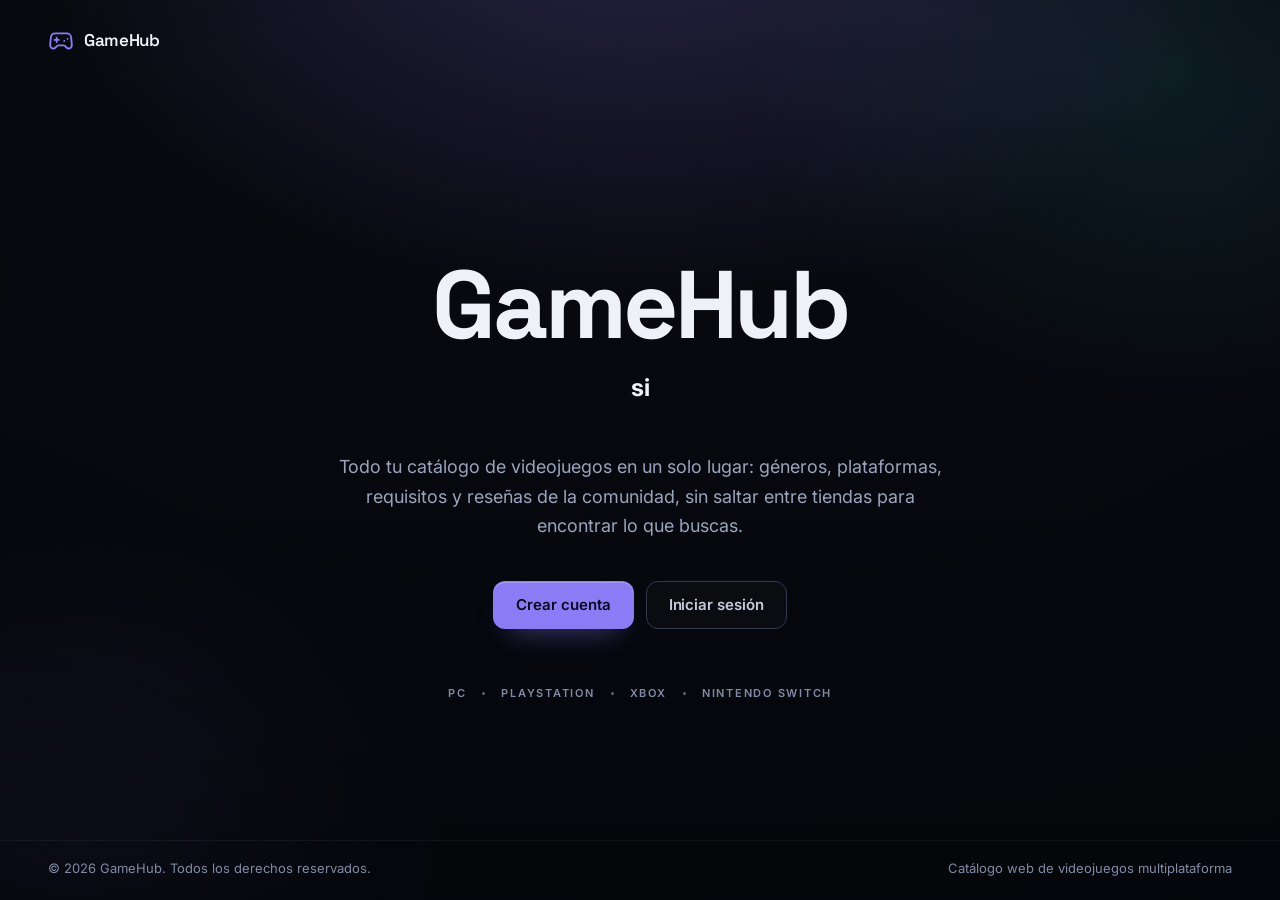
<file: index.html>
<!DOCTYPE html>
<html lang="es">

<head>
  <meta charset="UTF-8">
  <meta name="viewport" content="width=device-width, initial-scale=1">
  <title>GameHub — Catálogo de videojuegos digitales</title>
  <meta name="description" content="GameHub reúne en un solo catálogo la información de tus videojuegos: géneros, plataformas, requisitos y reseñas.">
  <meta name="theme-color" content="#080a10">
  <link rel="icon" href="data:image/svg+xml,%3Csvg xmlns='http://www.w3.org/2000/svg' viewBox='0 0 32 32'%3E%3Crect width='32' height='32' rx='9' fill='%238b7cf6'/%3E%3Cpath d='M10.5 11.5h11a4 4 0 0 1 3.9 3.1l.7 4.1a2.3 2.3 0 0 1-4.1 1.9l-1.2-1.6h-8.6l-1.2 1.6a2.3 2.3 0 0 1-4.1-1.9l.7-4.1a4 4 0 0 1 3.9-3.1Z' fill='none' stroke='%230d0a1e' stroke-width='1.7' stroke-linejoin='round'/%3E%3C/svg%3E">
  <link rel="preconnect" href="https://fonts.googleapis.com">
  <link rel="preconnect" href="https://fonts.gstatic.com" crossorigin>
  <link href="https://fonts.googleapis.com/css2?family=Inter:wght@400;500;600&family=Space+Grotesk:wght@500;600;700&display=swap" rel="stylesheet">
  <link rel="stylesheet" href="styles.css">
  <script src="script.js" defer></script>
</head>
<body>
  <a class="skip-link" href="#main">Saltar al contenido</a>
  <div class="backdrop" aria-hidden="true"></div>

  <header class="site-header">
    <a class="brand" href="index.html">
      <svg class="brand__mark" viewBox="0 0 24 24" fill="none" stroke="currentColor" stroke-width="1.7" stroke-linecap="round" stroke-linejoin="round" aria-hidden="true" focusable="false">
        <path d="M17.32 5H6.68a4 4 0 0 0-3.98 3.59c-.01.05-.01.1-.02.15C2.6 9.42 2 14.46 2 16a3 3 0 0 0 3 3c1 0 1.5-.5 2-1l1.41-1.41A2 2 0 0 1 9.83 16h4.34a2 2 0 0 1 1.42.59L17 18c.5.5 1 1 2 1a3 3 0 0 0 3-3c0-1.55-.6-6.58-.68-7.26A4 4 0 0 0 17.32 5Z"/>
        <path d="M6 11h4M8 9v4"/>
        <path d="M15 12h.01M18 10h.01"/>
      </svg>
      <span class="brand__name">GameHub</span>
    </a>
  </header>

  <main id="main" class="hero">
    <h1 class="hero__title reveal" style="--delay: 0.04s">GameHub</h1>
    <h2>si</h2>

    <p class="hero__lead reveal" style="--delay: 0.12s">
      Todo tu catálogo de videojuegos en un solo lugar: géneros, plataformas, requisitos y
      reseñas de la comunidad, sin saltar entre tiendas para encontrar lo que buscas.
    </p>

    <div class="hero__actions reveal" style="--delay: 0.2s">
      <a class="btn btn--primary" href="registro.html">Crear cuenta</a>
      <a class="btn btn--ghost" href="login.html">Iniciar sesión</a>
    </div>

    <ul class="platforms reveal" style="--delay: 0.3s" aria-label="Plataformas incluidas en el catálogo">
      <li>PC</li>
      <li>PlayStation</li>
      <li>Xbox</li>
      <li>Nintendo Switch</li>
    </ul>
  </main>

  <footer class="site-footer">
    <p>© 2026 GameHub. Todos los derechos reservados.</p>
    <p>Catálogo web de videojuegos multiplataforma</p>
  </footer>
</body>
</html>
</file>
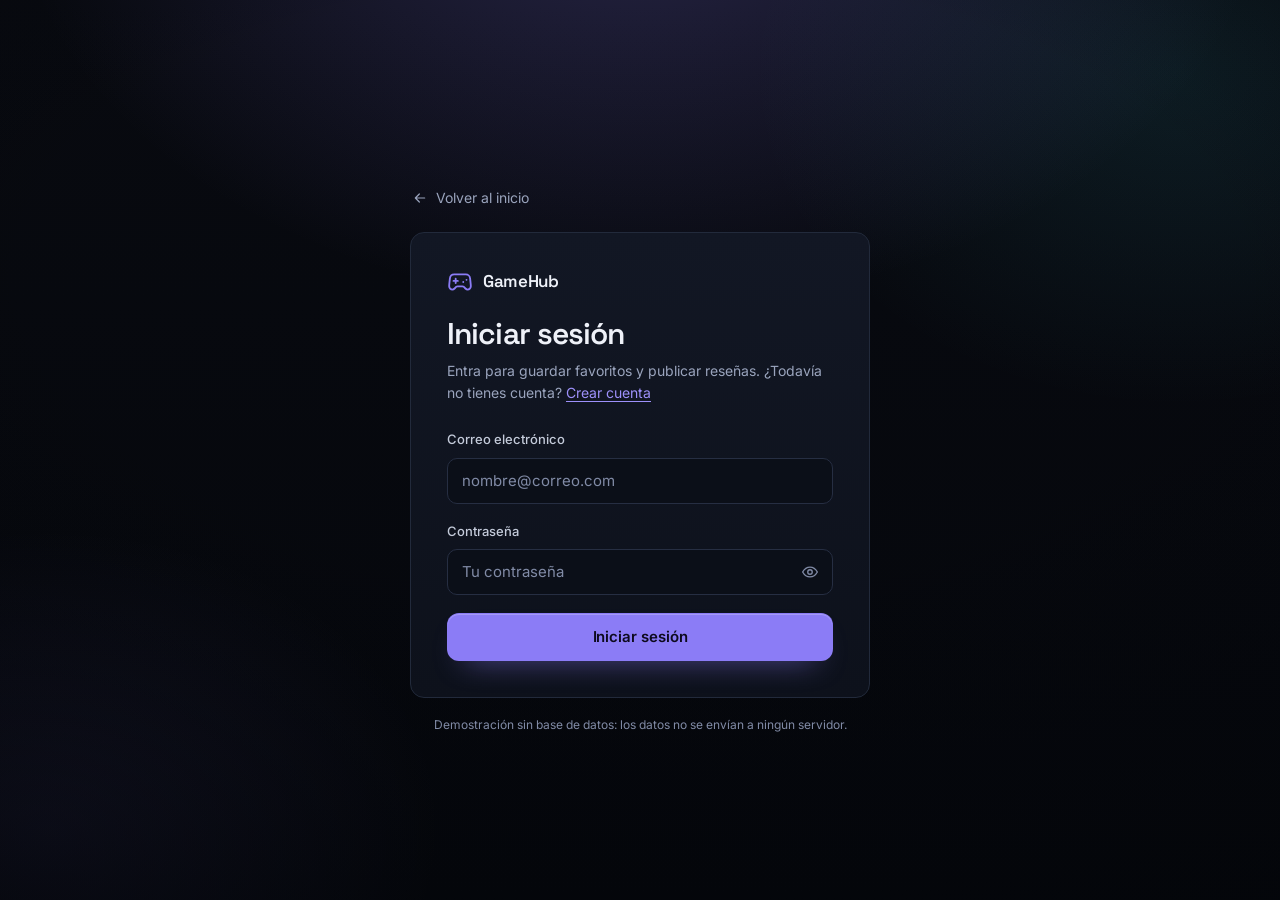
<file: login.html>
<!DOCTYPE html>
<html lang="es">
<head>
  <meta charset="UTF-8">
  <meta name="viewport" content="width=device-width, initial-scale=1">
  <title>Iniciar sesión · GameHub</title>
  <meta name="description" content="Entra a tu cuenta de GameHub para guardar favoritos y escribir reseñas de videojuegos.">
  <meta name="theme-color" content="#080a10">
  <link rel="icon" href="data:image/svg+xml,%3Csvg xmlns='http://www.w3.org/2000/svg' viewBox='0 0 32 32'%3E%3Crect width='32' height='32' rx='9' fill='%238b7cf6'/%3E%3Cpath d='M10.5 11.5h11a4 4 0 0 1 3.9 3.1l.7 4.1a2.3 2.3 0 0 1-4.1 1.9l-1.2-1.6h-8.6l-1.2 1.6a2.3 2.3 0 0 1-4.1-1.9l.7-4.1a4 4 0 0 1 3.9-3.1Z' fill='none' stroke='%230d0a1e' stroke-width='1.7' stroke-linejoin='round'/%3E%3C/svg%3E">
  <link rel="preconnect" href="https://fonts.googleapis.com">
  <link rel="preconnect" href="https://fonts.gstatic.com" crossorigin>
  <link href="https://fonts.googleapis.com/css2?family=Inter:wght@400;500;600&family=Space+Grotesk:wght@500;600;700&display=swap" rel="stylesheet">
  <link rel="stylesheet" href="styles.css">
  <script src="script.js" defer></script>
</head>
<body>
  <a class="skip-link" href="#main">Saltar al contenido</a>
  <div class="backdrop" aria-hidden="true"></div>

  <main id="main" class="auth">
    <div class="auth__shell">
      <a class="auth__back" href="index.html">
        <svg viewBox="0 0 24 24" fill="none" stroke="currentColor" stroke-width="1.8" stroke-linecap="round" stroke-linejoin="round" aria-hidden="true" focusable="false">
          <path d="M19 12H5M11 18l-6-6 6-6"/>
        </svg>
        Volver al inicio
      </a>

      <section class="auth-card reveal" aria-labelledby="titulo-acceso">
        <a class="brand" href="index.html">
          <svg class="brand__mark" viewBox="0 0 24 24" fill="none" stroke="currentColor" stroke-width="1.7" stroke-linecap="round" stroke-linejoin="round" aria-hidden="true" focusable="false">
            <path d="M17.32 5H6.68a4 4 0 0 0-3.98 3.59c-.01.05-.01.1-.02.15C2.6 9.42 2 14.46 2 16a3 3 0 0 0 3 3c1 0 1.5-.5 2-1l1.41-1.41A2 2 0 0 1 9.83 16h4.34a2 2 0 0 1 1.42.59L17 18c.5.5 1 1 2 1a3 3 0 0 0 3-3c0-1.55-.6-6.58-.68-7.26A4 4 0 0 0 17.32 5Z"/>
            <path d="M6 11h4M8 9v4"/>
            <path d="M15 12h.01M18 10h.01"/>
          </svg>
          <span class="brand__name">GameHub</span>
        </a>

        <h1 id="titulo-acceso">Iniciar sesión</h1>
        <p class="auth-card__sub">
          Entra para guardar favoritos y publicar reseñas.
          ¿Todavía no tienes cuenta? <a href="registro.html">Crear cuenta</a>
        </p>

        <form class="form" data-auth-form data-form="login" novalidate>
          <div class="field">
            <label for="login-email">Correo electrónico</label>
            <div class="control">
              <input
                id="login-email"
                name="email"
                type="email"
                inputmode="email"
                autocomplete="email"
                spellcheck="false"
                placeholder="nombre@correo.com"
                data-validate="email"
                aria-describedby="login-email-error"
                required>
            </div>
            <p class="field__error" id="login-email-error"></p>
          </div>

          <div class="field">
            <label for="login-password">Contraseña</label>
            <div class="control control--password">
              <input
                id="login-password"
                name="password"
                type="password"
                autocomplete="current-password"
                placeholder="Tu contraseña"
                data-validate="password"
                aria-describedby="login-password-error"
                required>
              <button
                class="password-toggle"
                type="button"
                data-password-toggle="login-password"
                aria-pressed="false"
                aria-label="Mostrar contraseña">
                <svg class="icon-show" viewBox="0 0 24 24" fill="none" stroke="currentColor" stroke-width="1.8" stroke-linecap="round" stroke-linejoin="round" aria-hidden="true" focusable="false">
                  <path d="M2.2 12S5.8 5.5 12 5.5 21.8 12 21.8 12 18.2 18.5 12 18.5 2.2 12 2.2 12Z"/>
                  <circle cx="12" cy="12" r="3"/>
                </svg>
                <svg class="icon-hide" viewBox="0 0 24 24" fill="none" stroke="currentColor" stroke-width="1.8" stroke-linecap="round" stroke-linejoin="round" aria-hidden="true" focusable="false">
                  <path d="M10.6 6.1A9.7 9.7 0 0 1 12 6c6.2 0 9.8 6 9.8 6a17 17 0 0 1-2.8 3.5"/>
                  <path d="M6.4 7.9A16.8 16.8 0 0 0 2.2 12S5.8 18 12 18a9.6 9.6 0 0 0 3.5-.65"/>
                  <path d="m4 4 16 16"/>
                  <path d="M9.9 9.9a3 3 0 0 0 4.2 4.2"/>
                </svg>
              </button>
            </div>
            <p class="field__error" id="login-password-error"></p>
          </div>

          <button class="btn btn--primary btn--block" type="submit">Iniciar sesión</button>
          <p class="form__status" role="status" aria-live="polite"></p>
        </form>
      </section>

      <p class="auth__note">Demostración sin base de datos: los datos no se envían a ningún servidor.</p>
    </div>
  </main>
</body>
</html>
</file>
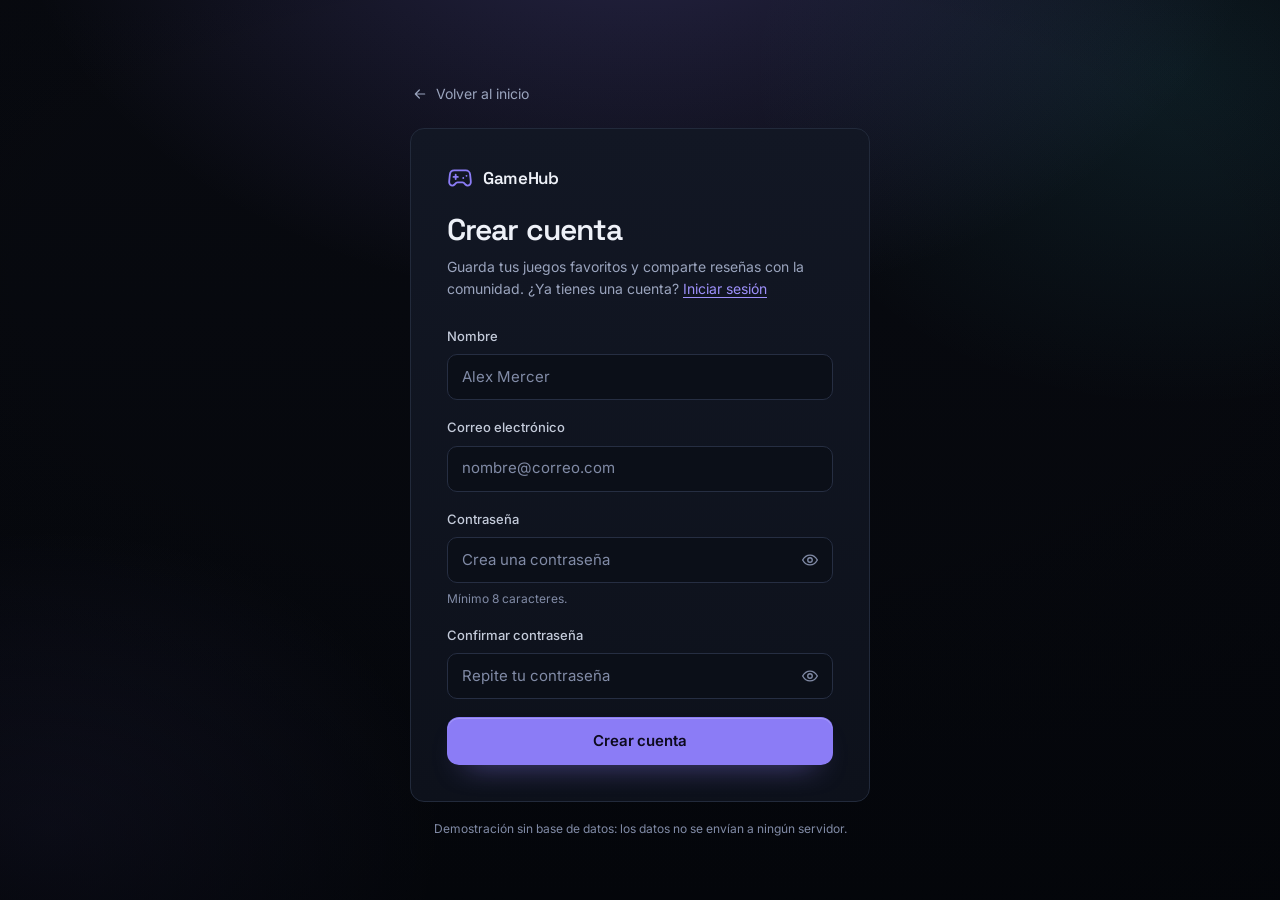
<file: registro.html>
<!DOCTYPE html>
<html lang="es">
<head>
  <meta charset="UTF-8">
  <meta name="viewport" content="width=device-width, initial-scale=1">
  <title>Crear cuenta · GameHub</title>
  <meta name="description" content="Crea tu cuenta de GameHub para guardar favoritos y escribir reseñas de videojuegos.">
  <meta name="theme-color" content="#080a10">
  <link rel="icon" href="data:image/svg+xml,%3Csvg xmlns='http://www.w3.org/2000/svg' viewBox='0 0 32 32'%3E%3Crect width='32' height='32' rx='9' fill='%238b7cf6'/%3E%3Cpath d='M10.5 11.5h11a4 4 0 0 1 3.9 3.1l.7 4.1a2.3 2.3 0 0 1-4.1 1.9l-1.2-1.6h-8.6l-1.2 1.6a2.3 2.3 0 0 1-4.1-1.9l.7-4.1a4 4 0 0 1 3.9-3.1Z' fill='none' stroke='%230d0a1e' stroke-width='1.7' stroke-linejoin='round'/%3E%3C/svg%3E">
  <link rel="preconnect" href="https://fonts.googleapis.com">
  <link rel="preconnect" href="https://fonts.gstatic.com" crossorigin>
  <link href="https://fonts.googleapis.com/css2?family=Inter:wght@400;500;600&family=Space+Grotesk:wght@500;600;700&display=swap" rel="stylesheet">
  <link rel="stylesheet" href="styles.css">
  <script src="script.js" defer></script>
</head>
<body>
  <a class="skip-link" href="#main">Saltar al contenido</a>
  <div class="backdrop" aria-hidden="true"></div>

  <main id="main" class="auth">
    <div class="auth__shell">
      <a class="auth__back" href="index.html">
        <svg viewBox="0 0 24 24" fill="none" stroke="currentColor" stroke-width="1.8" stroke-linecap="round" stroke-linejoin="round" aria-hidden="true" focusable="false">
          <path d="M19 12H5M11 18l-6-6 6-6"/>
        </svg>
        Volver al inicio
      </a>

      <section class="auth-card reveal" aria-labelledby="titulo-registro">
        <a class="brand" href="index.html">
          <svg class="brand__mark" viewBox="0 0 24 24" fill="none" stroke="currentColor" stroke-width="1.7" stroke-linecap="round" stroke-linejoin="round" aria-hidden="true" focusable="false">
            <path d="M17.32 5H6.68a4 4 0 0 0-3.98 3.59c-.01.05-.01.1-.02.15C2.6 9.42 2 14.46 2 16a3 3 0 0 0 3 3c1 0 1.5-.5 2-1l1.41-1.41A2 2 0 0 1 9.83 16h4.34a2 2 0 0 1 1.42.59L17 18c.5.5 1 1 2 1a3 3 0 0 0 3-3c0-1.55-.6-6.58-.68-7.26A4 4 0 0 0 17.32 5Z"/>
            <path d="M6 11h4M8 9v4"/>
            <path d="M15 12h.01M18 10h.01"/>
          </svg>
          <span class="brand__name">GameHub</span>
        </a>

        <h1 id="titulo-registro">Crear cuenta</h1>
        <p class="auth-card__sub">
          Guarda tus juegos favoritos y comparte reseñas con la comunidad.
          ¿Ya tienes una cuenta? <a href="login.html">Iniciar sesión</a>
        </p>

        <form class="form" data-auth-form data-form="registro" novalidate>
          <div class="field">
            <label for="registro-nombre">Nombre</label>
            <div class="control">
              <input
                id="registro-nombre"
                name="nombre"
                type="text"
                autocomplete="name"
                placeholder="Alex Mercer"
                data-validate="name"
                aria-describedby="registro-nombre-error"
                required>
            </div>
            <p class="field__error" id="registro-nombre-error"></p>
          </div>

          <div class="field">
            <label for="registro-email">Correo electrónico</label>
            <div class="control">
              <input
                id="registro-email"
                name="email"
                type="email"
                inputmode="email"
                autocomplete="email"
                spellcheck="false"
                placeholder="nombre@correo.com"
                data-validate="email"
                aria-describedby="registro-email-error"
                required>
            </div>
            <p class="field__error" id="registro-email-error"></p>
          </div>

          <div class="field">
            <label for="registro-password">Contraseña</label>
            <div class="control control--password">
              <input
                id="registro-password"
                name="password"
                type="password"
                autocomplete="new-password"
                placeholder="Crea una contraseña"
                minlength="8"
                data-validate="password"
                aria-describedby="registro-password-hint registro-password-error"
                required>
              <button
                class="password-toggle"
                type="button"
                data-password-toggle="registro-password"
                aria-pressed="false"
                aria-label="Mostrar contraseña">
                <svg class="icon-show" viewBox="0 0 24 24" fill="none" stroke="currentColor" stroke-width="1.8" stroke-linecap="round" stroke-linejoin="round" aria-hidden="true" focusable="false">
                  <path d="M2.2 12S5.8 5.5 12 5.5 21.8 12 21.8 12 18.2 18.5 12 18.5 2.2 12 2.2 12Z"/>
                  <circle cx="12" cy="12" r="3"/>
                </svg>
                <svg class="icon-hide" viewBox="0 0 24 24" fill="none" stroke="currentColor" stroke-width="1.8" stroke-linecap="round" stroke-linejoin="round" aria-hidden="true" focusable="false">
                  <path d="M10.6 6.1A9.7 9.7 0 0 1 12 6c6.2 0 9.8 6 9.8 6a17 17 0 0 1-2.8 3.5"/>
                  <path d="M6.4 7.9A16.8 16.8 0 0 0 2.2 12S5.8 18 12 18a9.6 9.6 0 0 0 3.5-.65"/>
                  <path d="m4 4 16 16"/>
                  <path d="M9.9 9.9a3 3 0 0 0 4.2 4.2"/>
                </svg>
              </button>
            </div>
            <p class="field__hint" id="registro-password-hint">Mínimo 8 caracteres.</p>
            <p class="field__error" id="registro-password-error"></p>
          </div>

          <div class="field">
            <label for="registro-confirmar">Confirmar contraseña</label>
            <div class="control control--password">
              <input
                id="registro-confirmar"
                name="confirmar"
                type="password"
                autocomplete="new-password"
                placeholder="Repite tu contraseña"
                data-validate="confirm"
                aria-describedby="registro-confirmar-error"
                required>
              <button
                class="password-toggle"
                type="button"
                data-password-toggle="registro-confirmar"
                aria-pressed="false"
                aria-label="Mostrar contraseña">
                <svg class="icon-show" viewBox="0 0 24 24" fill="none" stroke="currentColor" stroke-width="1.8" stroke-linecap="round" stroke-linejoin="round" aria-hidden="true" focusable="false">
                  <path d="M2.2 12S5.8 5.5 12 5.5 21.8 12 21.8 12 18.2 18.5 12 18.5 2.2 12 2.2 12Z"/>
                  <circle cx="12" cy="12" r="3"/>
                </svg>
                <svg class="icon-hide" viewBox="0 0 24 24" fill="none" stroke="currentColor" stroke-width="1.8" stroke-linecap="round" stroke-linejoin="round" aria-hidden="true" focusable="false">
                  <path d="M10.6 6.1A9.7 9.7 0 0 1 12 6c6.2 0 9.8 6 9.8 6a17 17 0 0 1-2.8 3.5"/>
                  <path d="M6.4 7.9A16.8 16.8 0 0 0 2.2 12S5.8 18 12 18a9.6 9.6 0 0 0 3.5-.65"/>
                  <path d="m4 4 16 16"/>
                  <path d="M9.9 9.9a3 3 0 0 0 4.2 4.2"/>
                </svg>
              </button>
            </div>
            <p class="field__error" id="registro-confirmar-error"></p>
          </div>

          <button class="btn btn--primary btn--block" type="submit">Crear cuenta</button>
          <p class="form__status" role="status" aria-live="polite"></p>
        </form>
      </section>

      <p class="auth__note">Demostración sin base de datos: los datos no se envían a ningún servidor.</p>
    </div>
  </main>
</body>
</html>
</file>
<file: styles.css>
/* ==========================================================================
   GameHub — hoja de estilos compartida
   Paleta y superficies tomadas del diseño de referencia (oscuro + violeta).
   ========================================================================== */

:root {
  --bg: #080a10;
  --bg-deep: #05070c;
  --surface: #11151f;
  --surface-2: #0b0f18;
  --line: #222a3b;
  --line-strong: #313a50;
  --text: #eef1f8;
  --text-soft: #c4cbda;
  --muted: #9aa4bd;
  --muted-dim: #818ba6;
  --accent: #8b7cf6;
  --accent-hover: #9d90fa;
  --accent-ink: #0d0a1e;
  --danger: #ff98a4;
  --radius: 14px;
  --ease: cubic-bezier(0.16, 1, 0.3, 1);
  --font-sans: "Inter", system-ui, -apple-system, "Segoe UI", Roboto, sans-serif;
  --font-display: "Space Grotesk", "Inter", system-ui, sans-serif;
}

*,
*::before,
*::after {
  box-sizing: border-box;
}

html {
  color-scheme: dark;
  -webkit-text-size-adjust: 100%;
}

body {
  margin: 0;
  min-height: 100dvh;
  display: flex;
  flex-direction: column;
  background: var(--bg);
  color: var(--text);
  font-family: var(--font-sans);
  font-size: 16px;
  line-height: 1.5;
  -webkit-font-smoothing: antialiased;
  text-rendering: optimizeLegibility;
}

::selection {
  background: rgba(139, 124, 246, 0.38);
  color: #fff;
}

::-webkit-scrollbar {
  width: 12px;
  height: 12px;
}

::-webkit-scrollbar-track {
  background: var(--bg-deep);
}

::-webkit-scrollbar-thumb {
  background: #2a3146;
  border: 3px solid var(--bg-deep);
  border-radius: 999px;
}

::-webkit-scrollbar-thumb:hover {
  background: #3a435c;
}

/* --- Atmósfera de fondo -------------------------------------------------- */

.backdrop {
  position: fixed;
  inset: 0;
  z-index: 0;
  pointer-events: none;
  background:
    radial-gradient(58rem 40rem at 50% -14%, rgba(139, 124, 246, 0.24), transparent 68%),
    radial-gradient(38rem 30rem at 92% 8%, rgba(64, 196, 214, 0.1), transparent 70%),
    radial-gradient(34rem 26rem at 4% 92%, rgba(139, 124, 246, 0.1), transparent 72%),
    linear-gradient(180deg, var(--bg) 0%, var(--bg-deep) 100%);
}

.backdrop::after {
  content: "";
  position: absolute;
  inset: 0;
  background: radial-gradient(120% 85% at 50% 30%, transparent 38%, rgba(3, 5, 9, 0.7) 100%);
}

/* --- Enlaces y foco ------------------------------------------------------ */

a {
  color: var(--accent-hover);
  text-decoration: underline;
  text-underline-offset: 3px;
  transition: color 0.16s ease;
}

a:hover {
  color: #c3b8ff;
}

:where(a, button, input, [tabindex]):focus-visible {
  outline: 2px solid var(--accent-hover);
  outline-offset: 3px;
}

.skip-link {
  position: absolute;
  top: -64px;
  left: 16px;
  z-index: 60;
  padding: 10px 16px;
  border-radius: 10px;
  background: var(--accent);
  color: var(--accent-ink);
  font-weight: 600;
  text-decoration: none;
  transition: top 0.2s var(--ease);
}

.skip-link:focus,
.skip-link:focus-visible {
  top: 16px;
  color: var(--accent-ink);
}

/* --- Marca --------------------------------------------------------------- */

.brand {
  display: inline-flex;
  align-items: center;
  gap: 10px;
  color: var(--text);
  text-decoration: none;
  font-weight: 600;
  letter-spacing: -0.01em;
}

.brand__mark {
  width: 26px;
  height: 26px;
  flex: none;
  color: var(--accent);
  transition: color 0.16s ease;
}

.brand__name {
  font-family: var(--font-display);
  font-size: 1.0625rem;
  letter-spacing: -0.02em;
}

.brand:hover {
  color: var(--text);
}

.brand:hover .brand__mark {
  color: var(--accent-hover);
}

/* --- Cabecera y pie ------------------------------------------------------ */

.site-header {
  position: relative;
  z-index: 1;
  display: flex;
  align-items: center;
  justify-content: space-between;
  padding: clamp(20px, 3vw, 28px) clamp(20px, 5vw, 48px);
}

.site-footer {
  position: relative;
  z-index: 1;
  display: flex;
  flex-wrap: wrap;
  align-items: center;
  justify-content: space-between;
  gap: 8px 24px;
  padding: 18px clamp(20px, 5vw, 48px) 22px;
  border-top: 1px solid rgba(255, 255, 255, 0.05);
  color: var(--muted-dim);
  font-size: 0.8125rem;
}

.site-footer p {
  margin: 0;
}

/* --- Portada ------------------------------------------------------------- */

.hero {
  position: relative;
  z-index: 1;
  flex: 1;
  display: flex;
  flex-direction: column;
  align-items: center;
  justify-content: center;
  padding: clamp(40px, 8vw, 96px) clamp(20px, 5vw, 40px) clamp(32px, 6vw, 56px);
  text-align: center;
}

.hero__title {
  margin: 0;
  font-family: var(--font-display);
  font-size: clamp(3.25rem, 11vw, 6rem);
  font-weight: 700;
  line-height: 0.94;
  letter-spacing: -0.035em;
  text-wrap: balance;
}

.hero__lead {
  max-width: 56ch;
  margin: clamp(18px, 2.4vw, 26px) auto 0;
  color: var(--muted);
  font-size: clamp(1rem, 1.5vw, 1.125rem);
  line-height: 1.65;
  text-wrap: pretty;
}

.hero__actions {
  display: flex;
  flex-wrap: wrap;
  gap: 12px;
  justify-content: center;
  margin-top: clamp(28px, 4vw, 40px);
}

.platforms {
  display: flex;
  flex-wrap: wrap;
  justify-content: center;
  gap: 10px 16px;
  margin: clamp(36px, 6vw, 56px) 0 0;
  padding: 0;
  list-style: none;
  color: var(--muted-dim);
  font-size: 0.6875rem;
  font-weight: 600;
  letter-spacing: 0.16em;
  text-transform: uppercase;
}

.platforms li {
  display: flex;
  align-items: center;
  gap: 16px;
}

.platforms li + li::before {
  content: "";
  width: 3px;
  height: 3px;
  border-radius: 50%;
  background: currentColor;
  opacity: 0.7;
}

/* --- Botones ------------------------------------------------------------- */

.btn {
  display: inline-flex;
  align-items: center;
  justify-content: center;
  gap: 8px;
  min-height: 48px;
  padding: 0 22px;
  border: 1px solid transparent;
  border-radius: 12px;
  font: inherit;
  font-size: 0.9375rem;
  font-weight: 600;
  letter-spacing: -0.005em;
  text-align: center;
  text-decoration: none;
  cursor: pointer;
  touch-action: manipulation;
  -webkit-tap-highlight-color: transparent;
  transition:
    background-color 0.18s ease,
    border-color 0.18s ease,
    color 0.18s ease,
    transform 0.18s var(--ease),
    box-shadow 0.18s ease;
}

.btn--primary {
  background: var(--accent);
  color: var(--accent-ink);
  box-shadow:
    inset 0 1px 0 rgba(255, 255, 255, 0.22),
    0 14px 30px -18px rgba(139, 124, 246, 0.9);
}

.btn--primary:hover {
  background: var(--accent-hover);
  color: var(--accent-ink);
  transform: translateY(-1px);
}

.btn--primary:active {
  transform: translateY(0);
  background: #8577ef;
}

.btn--ghost {
  background: rgba(255, 255, 255, 0.02);
  border-color: var(--line-strong);
  color: var(--text-soft);
}

.btn--ghost:hover {
  background: rgba(255, 255, 255, 0.055);
  border-color: #3d4762;
  color: var(--text);
}

.btn--block {
  width: 100%;
}

.btn:disabled {
  opacity: 0.55;
  cursor: not-allowed;
  transform: none;
}

/* --- Páginas de acceso --------------------------------------------------- */

.auth {
  position: relative;
  z-index: 1;
  flex: 1;
  display: flex;
  flex-direction: column;
  align-items: center;
  justify-content: center;
  padding: clamp(24px, 6vw, 56px) clamp(20px, 5vw, 40px) 40px;
}

.auth__shell {
  display: flex;
  flex-direction: column;
  gap: 18px;
  width: 100%;
  max-width: 460px;
}

.auth__back {
  align-self: flex-start;
  display: inline-flex;
  align-items: center;
  gap: 8px;
  padding: 6px 2px;
  border-radius: 8px;
  color: var(--muted);
  font-size: 0.875rem;
  text-decoration: none;
}

.auth__back svg {
  width: 16px;
  height: 16px;
  transition: transform 0.18s var(--ease);
}

.auth__back:hover {
  color: var(--text);
}

.auth__back:hover svg {
  transform: translateX(-3px);
}

.auth-card {
  padding: clamp(24px, 5vw, 36px);
  border: 1px solid var(--line);
  border-radius: var(--radius);
  background: linear-gradient(180deg, #121724 0%, #0d111b 100%);
}

.auth-card .brand {
  margin-bottom: 22px;
}

.auth-card h1 {
  margin: 0 0 8px;
  font-family: var(--font-display);
  font-size: clamp(1.625rem, 4vw, 1.875rem);
  font-weight: 600;
  letter-spacing: -0.03em;
  line-height: 1.15;
  text-wrap: balance;
}

.auth-card__sub {
  margin: 0 0 26px;
  color: var(--muted);
  font-size: 0.875rem;
  line-height: 1.6;
}

.auth-card__sub a {
  white-space: nowrap;
}

/* --- Formularios --------------------------------------------------------- */

.form {
  display: flex;
  flex-direction: column;
  gap: 18px;
}

.field label {
  display: block;
  margin-bottom: 8px;
  color: var(--text-soft);
  font-size: 0.8125rem;
  font-weight: 500;
}

.control {
  position: relative;
}

.field input {
  width: 100%;
  min-height: 46px;
  padding: 0 14px;
  border: 1px solid #262e42;
  border-radius: 10px;
  background: var(--surface-2);
  color: var(--text);
  font: inherit;
  font-size: 0.9375rem;
  caret-color: var(--accent);
  touch-action: manipulation;
  transition:
    border-color 0.16s ease,
    box-shadow 0.16s ease,
    background-color 0.16s ease;
}

.field input::placeholder {
  color: var(--muted-dim);
}

.field input:hover {
  border-color: #333d55;
}

.field input:focus-visible {
  outline: none;
  border-color: var(--accent);
  box-shadow: 0 0 0 3px rgba(139, 124, 246, 0.22);
}

.field input[aria-invalid="true"] {
  border-color: #ff8f9d;
}

.field input[aria-invalid="true"]:focus-visible {
  border-color: #ff8f9d;
  box-shadow: 0 0 0 3px rgba(255, 143, 157, 0.18);
}

.control--password input {
  padding-right: 50px;
}

.password-toggle {
  position: absolute;
  top: 50%;
  right: 4px;
  transform: translateY(-50%);
  display: grid;
  place-items: center;
  width: 38px;
  height: 38px;
  padding: 0;
  border: 0;
  border-radius: 8px;
  background: transparent;
  color: var(--muted-dim);
  cursor: pointer;
  transition:
    color 0.16s ease,
    background-color 0.16s ease;
}

.password-toggle:hover {
  color: var(--text);
  background: rgba(255, 255, 255, 0.05);
}

.password-toggle svg {
  width: 18px;
  height: 18px;
}

.password-toggle .icon-show {
  display: block;
}

.password-toggle .icon-hide {
  display: none;
}

.password-toggle[aria-pressed="true"] .icon-show {
  display: none;
}

.password-toggle[aria-pressed="true"] .icon-hide {
  display: block;
}

.field__hint {
  margin: 7px 0 0;
  color: var(--muted-dim);
  font-size: 0.75rem;
  line-height: 1.45;
}

.field__error {
  margin: 7px 0 0;
  color: var(--danger);
  font-size: 0.78125rem;
  line-height: 1.45;
}

.field__error:empty {
  display: none;
}

.form__status {
  margin: 2px 0 0;
  padding: 10px 12px;
  border: 1px solid rgba(139, 124, 246, 0.24);
  border-radius: 10px;
  background: rgba(139, 124, 246, 0.1);
  color: #d7dcea;
  font-size: 0.8125rem;
  line-height: 1.5;
}

.form__status:empty {
  display: none;
}

.auth__note {
  margin: 0;
  color: var(--muted-dim);
  font-size: 0.75rem;
  line-height: 1.55;
  text-align: center;
}

/* --- Entrada ------------------------------------------------------------- */

@media (prefers-reduced-motion: no-preference) {
  .reveal {
    animation: rise 0.75s var(--ease) both;
    animation-delay: var(--delay, 0s);
  }

  @keyframes rise {
    from {
      opacity: 0;
      transform: translateY(14px);
      filter: blur(6px);
    }
    to {
      opacity: 1;
      transform: none;
      filter: none;
    }
  }
}

/* --- Adaptación ---------------------------------------------------------- */

@media (max-width: 560px) {
  .hero__actions {
    flex-direction: column;
    width: 100%;
    max-width: 340px;
  }

  .hero__actions .btn {
    width: 100%;
  }

  .platforms {
    display: grid;
    grid-template-columns: repeat(2, minmax(0, 8.5rem));
    gap: 10px 28px;
    justify-content: center;
  }

  .platforms li {
    justify-content: center;
  }

  .platforms li + li::before {
    display: none;
  }

  .site-footer {
    flex-direction: column;
    align-items: flex-start;
    gap: 6px;
  }
}

@media (max-height: 620px) {
  .hero {
    padding-top: 24px;
    padding-bottom: 24px;
  }

  .platforms {
    margin-top: 24px;
  }
}
</file>
